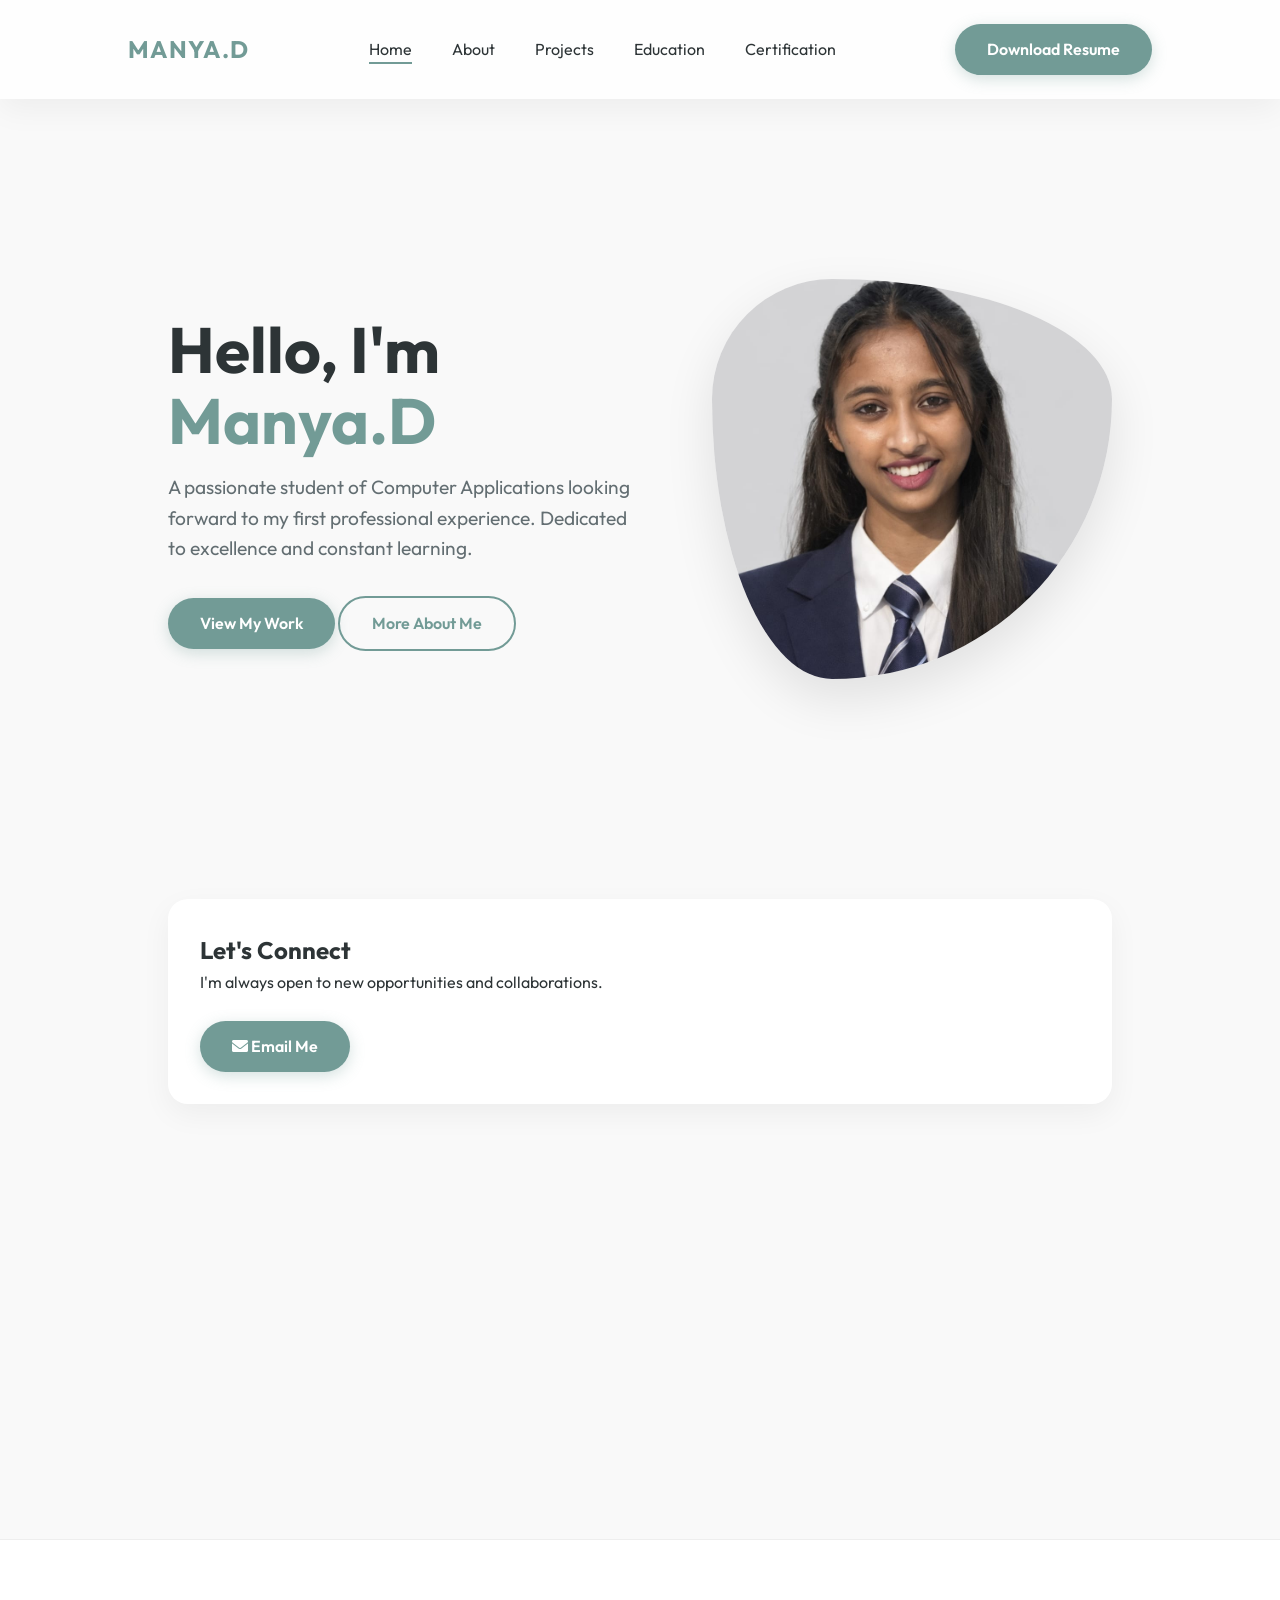
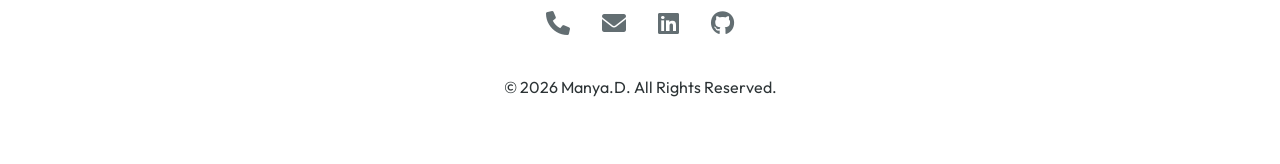
<file: index.html>
<!DOCTYPE html>
<html lang="en">
<head>
    <meta charset="UTF-8">
    <meta name="viewport" content="width=device-width, initial-scale=1.0">
    <title>Manya.D | Professional Portfolio</title>
    <link rel="stylesheet" href="style.css">
    <link rel="stylesheet" href="https://cdnjs.cloudflare.com/ajax/libs/font-awesome/6.0.0/css/all.min.css">
</head>
<body>
    <nav>
        <div class="logo">MANYA.D</div>
        <ul class="nav-links">
            <li><a href="index.html" class="active">Home</a></li>
            <li><a href="about.html">About</a></li>
            <li><a href="projects.html">Projects</a></li>
            <li><a href="education.html">Education</a></li>
            <li><a href="certification.html">Certification</a></li>
        </ul>
        <a href="resume.jpg" download class="btn btn-primary">Download Resume</a>
    </nav>

    <main>
        <section class="hero container">
            <div class="hero-content fade-in stagger-1">
                <h1>Hello, I'm <span>Manya.D</span></h1>
                <p>A passionate student of Computer Applications looking forward to my first professional experience. Dedicated to excellence and constant learning.</p>
                <div class="hero-btns">
                    <a href="projects.html" class="btn btn-primary">View My Work</a>
                    <a href="about.html" class="btn btn-outline">More About Me</a>
                </div>
            </div>
            <div class="hero-image fade-in stagger-2">
                <img src="photo.jpg" alt="Manya.D">
            </div>
        </section>

        <section class="contact-preview container fade-in stagger-3">
            <div class="card">
                <h2>Let's Connect</h2>
                <p>I'm always open to new opportunities and collaborations.</p>
                <br>
                <a href="mailto:sanjumanya21@gmail.com" class="btn btn-primary"><i class="fas fa-envelope"></i> Email Me</a>
            </div>
        </section>
    </main>

    <footer>
        <div class="social-links">
            <a href="tel:8431529282"><i class="fas fa-phone"></i></a>
            <a href="mailto:sanjumanya21@gmail.com"><i class="fas fa-envelope"></i></a>
            <a href="#"><i class="fab fa-linkedin"></i></a>
            <a href="#"><i class="fab fa-github"></i></a>
        </div>
        <p>&copy; 2026 Manya.D. All Rights Reserved.</p>
    </footer>

    <script src="script.js"></script>
</body>
</html>
</file>
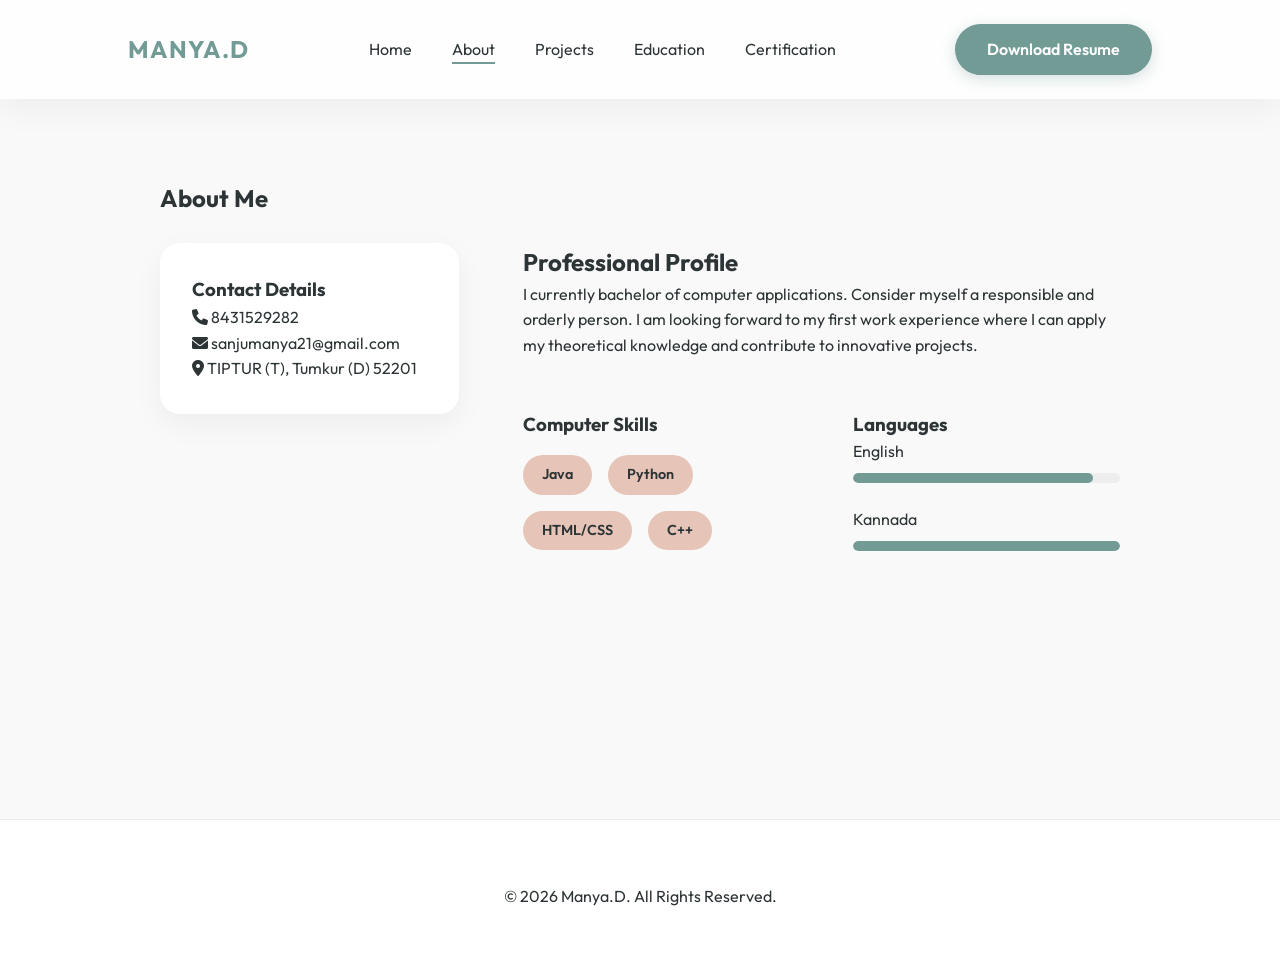
<file: about.html>
<!DOCTYPE html>
<html lang="en">
<head>
    <meta charset="UTF-8">
    <meta name="viewport" content="width=device-width, initial-scale=1.0">
    <title>About Me | Manya.D</title>
    <link rel="stylesheet" href="style.css">
    <link rel="stylesheet" href="https://cdnjs.cloudflare.com/ajax/libs/font-awesome/6.0.0/css/all.min.css">
    <style>
        .about-grid {
            display: grid;
            grid-template-columns: 1fr 2fr;
            gap: 4rem;
            align-items: start;
        }
        .info-card h3 {
            color: var(--secondary-color);
            margin-bottom: 1rem;
        }
        .skills-list {
            display: flex;
            flex-wrap: wrap;
            gap: 1rem;
            margin-top: 1rem;
        }
        .skill-tag {
            background: var(--primary-color);
            color: var(--text-dark);
            padding: 0.5rem 1.2rem;
            border-radius: 50px;
            font-weight: 600;
            font-size: 0.9rem;
        }
        .language-item {
            margin-bottom: 1.5rem;
        }
        .progress-bar {
            background: #eee;
            height: 10px;
            border-radius: 5px;
            margin-top: 0.5rem;
            overflow: hidden;
        }
        .progress-fill {
            background: var(--secondary-color);
            height: 100%;
            border-radius: 5px;
            width: 0;
            transition: width 1.5s ease;
        }
    </style>
</head>
<body>
    <nav>
        <div class="logo">MANYA.D</div>
        <ul class="nav-links">
            <li><a href="index.html">Home</a></li>
            <li><a href="about.html" class="active">About</a></li>
            <li><a href="projects.html">Projects</a></li>
            <li><a href="education.html">Education</a></li>
            <li><a href="certification.html">Certification</a></li>
        </ul>
        <a href="resume.jpg" download class="btn btn-primary">Download Resume</a>
    </nav>

    <main class="container">
        <section>
            <h1 class="fade-in">About Me</h1>
            <br>
            <div class="about-grid">
                <div class="fade-in stagger-1">
                    <div class="card">
                        <h3>Contact Details</h3>
                        <p><i class="fas fa-phone"></i> 8431529282</p>
                        <p><i class="fas fa-envelope"></i> sanjumanya21@gmail.com</p>
                        <p><i class="fas fa-map-marker-alt"></i> TIPTUR (T), Tumkur (D) 52201</p>
                    </div>
                </div>
                <div class="fade-in stagger-2">
                    <h2>Professional Profile</h2>
                    <p>I currently bachelor of computer applications. Consider myself a responsible and orderly person. I am looking forward to my first work experience where I can apply my theoretical knowledge and contribute to innovative projects.</p>
                    
                    <br><br>
                    
                    <div class="about-grid" style="grid-template-columns: 1fr 1fr;">
                        <div>
                            <h3>Computer Skills</h3>
                            <div class="skills-list">
                                <span class="skill-tag">Java</span>
                                <span class="skill-tag">Python</span>
                                <span class="skill-tag">HTML/CSS</span>
                                <span class="skill-tag">C++</span>
                            </div>
                        </div>
                        <div>
                            <h3>Languages</h3>
                            <div class="language-item">
                                <span>English</span>
                                <div class="progress-bar"><div class="progress-fill" style="width: 90%;"></div></div>
                            </div>
                            <div class="language-item">
                                <span>Kannada</span>
                                <div class="progress-bar"><div class="progress-fill" style="width: 100%;"></div></div>
                            </div>
                        </div>
                    </div>
                </div>
            </div>
        </section>
    </main>

    <footer>
        <p>&copy; 2026 Manya.D. All Rights Reserved.</p>
    </footer>

    <script src="script.js"></script>
</body>
</html>
</file>
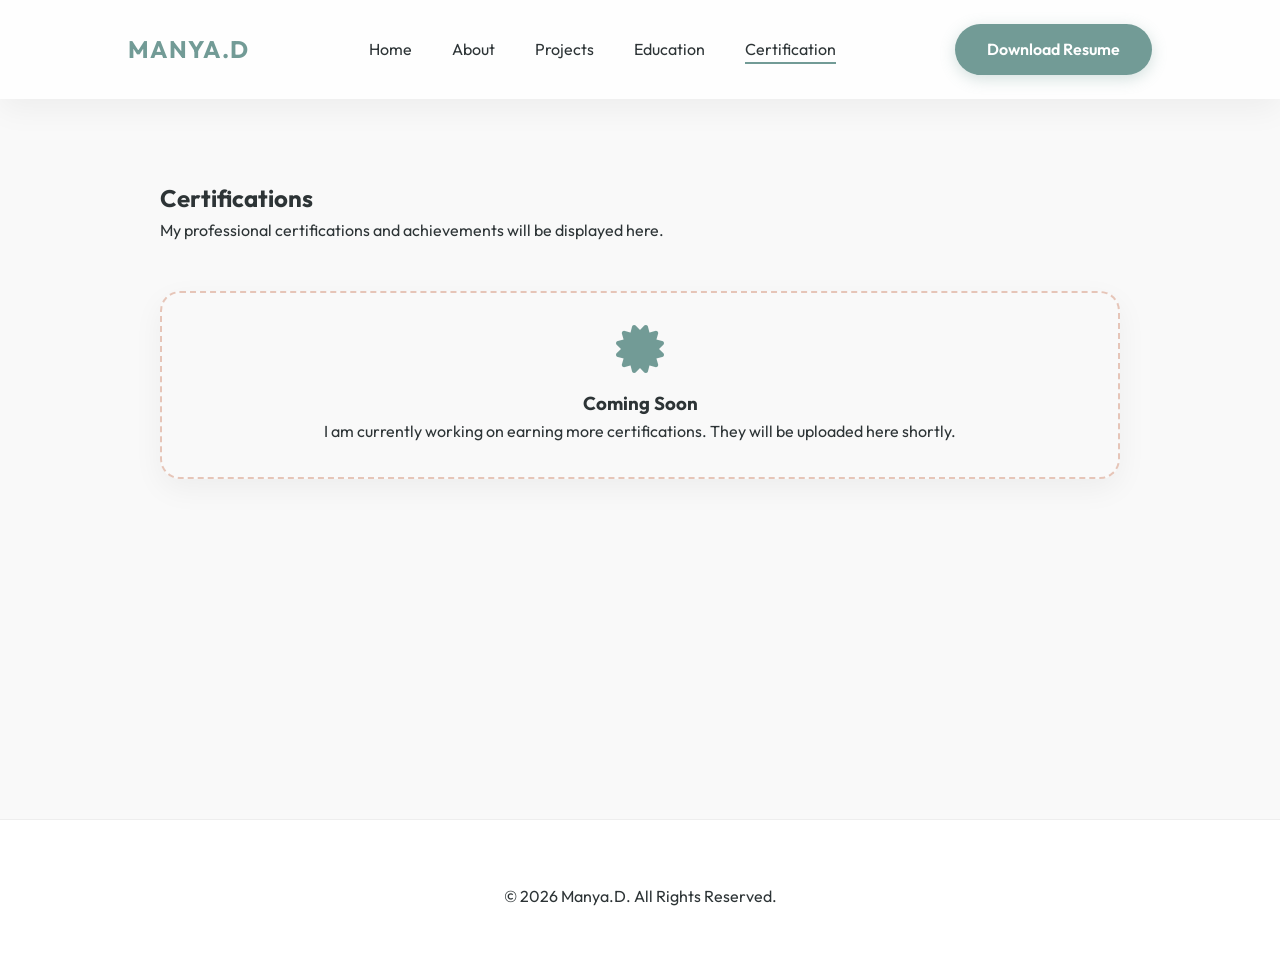
<file: certification.html>
<!DOCTYPE html>
<html lang="en">
<head>
    <meta charset="UTF-8">
    <meta name="viewport" content="width=device-width, initial-scale=1.0">
    <title>Certifications | Manya.D</title>
    <link rel="stylesheet" href="style.css">
    <link rel="stylesheet" href="https://cdnjs.cloudflare.com/ajax/libs/font-awesome/6.0.0/css/all.min.css">
    <style>
        .cert-grid {
            display: grid;
            grid-template-columns: repeat(auto-fit, minmax(300px, 1fr));
            gap: 2rem;
            margin-top: 3rem;
        }
        .cert-card {
            text-align: center;
            border: 2px dashed var(--primary-color);
            background: transparent;
        }
        .cert-card i {
            font-size: 3rem;
            color: var(--secondary-color);
            margin-bottom: 1rem;
        }
    </style>
</head>
<body>
    <nav>
        <div class="logo">MANYA.D</div>
        <ul class="nav-links">
            <li><a href="index.html">Home</a></li>
            <li><a href="about.html">About</a></li>
            <li><a href="projects.html">Projects</a></li>
            <li><a href="education.html">Education</a></li>
            <li><a href="certification.html" class="active">Certification</a></li>
        </ul>
        <a href="resume.jpg" download class="btn btn-primary">Download Resume</a>
    </nav>

    <main class="container">
        <section>
            <h1 class="fade-in">Certifications</h1>
            <p class="fade-in stagger-1">My professional certifications and achievements will be displayed here.</p>

            <div class="cert-grid">
                <div class="card cert-card fade-in stagger-2">
                    <i class="fas fa-certificate"></i>
                    <h3>Coming Soon</h3>
                    <p>I am currently working on earning more certifications. They will be uploaded here shortly.</p>
                </div>
            </div>
        </section>
    </main>

    <footer>
        <p>&copy; 2026 Manya.D. All Rights Reserved.</p>
    </footer>

    <script src="script.js"></script>
</body>
</html>
</file>
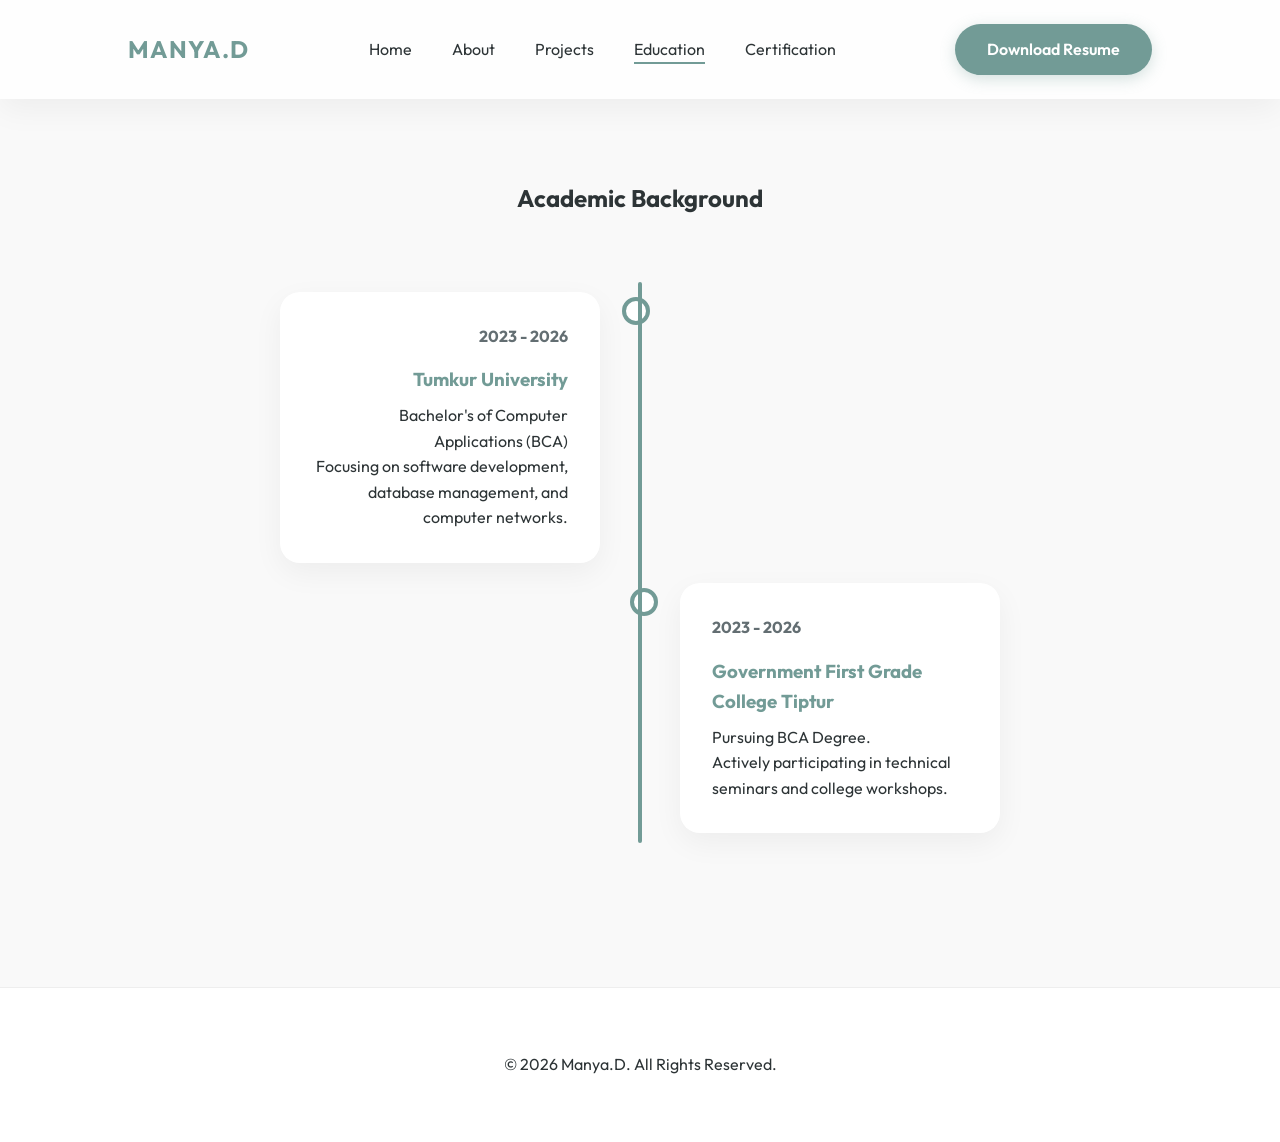
<file: education.html>
<!DOCTYPE html>
<html lang="en">
<head>
    <meta charset="UTF-8">
    <meta name="viewport" content="width=device-width, initial-scale=1.0">
    <title>Education | Manya.D</title>
    <link rel="stylesheet" href="style.css">
    <link rel="stylesheet" href="https://cdnjs.cloudflare.com/ajax/libs/font-awesome/6.0.0/css/all.min.css">
    <style>
        .timeline {
            position: relative;
            max-width: 800px;
            margin: 4rem auto;
        }
        .timeline::after {
            content: '';
            position: absolute;
            width: 4px;
            background-color: var(--secondary-color);
            top: 0;
            bottom: 0;
            left: 50%;
            margin-left: -2px;
            border-radius: 2px;
        }
        .timeline-item {
            padding: 10px 40px;
            position: relative;
            background-color: inherit;
            width: 50%;
        }
        .timeline-item::after {
            content: '';
            position: absolute;
            width: 20px;
            height: 20px;
            right: -10px;
            background-color: var(--white);
            border: 4px solid var(--secondary-color);
            top: 15px;
            border-radius: 50%;
            z-index: 1;
        }
        .left { left: 0; text-align: right; }
        .right { left: 50%; }
        .right::after { left: -10px; }
        
        .timeline-content {
            padding: 2rem;
            background-color: var(--white);
            position: relative;
            border-radius: 20px;
            box-shadow: var(--shadow);
        }
        .timeline-content h3 {
            color: var(--secondary-color);
            margin-bottom: 0.5rem;
        }
        .date {
            font-weight: 700;
            color: var(--text-light);
            margin-bottom: 1rem;
            display: block;
        }

        @media (max-width: 768px) {
            .timeline::after { left: 31px; }
            .timeline-item { width: 100%; padding-left: 70px; padding-right: 25px; text-align: left; }
            .timeline-item::after { left: 21px; }
            .right { left: 0; }
        }
    </style>
</head>
<body>
    <nav>
        <div class="logo">MANYA.D</div>
        <ul class="nav-links">
            <li><a href="index.html">Home</a></li>
            <li><a href="about.html">About</a></li>
            <li><a href="projects.html">Projects</a></li>
            <li><a href="education.html" class="active">Education</a></li>
            <li><a href="certification.html">Certification</a></li>
        </ul>
        <a href="resume.jpg" download class="btn btn-primary">Download Resume</a>
    </nav>

    <main class="container">
        <section>
            <h1 class="fade-in" style="text-align: center;">Academic Background</h1>
            
            <div class="timeline">
                <div class="timeline-item left fade-in stagger-1">
                    <div class="timeline-content">
                        <span class="date">2023 - 2026</span>
                        <h3>Tumkur University</h3>
                        <p>Bachelor's of Computer Applications (BCA)</p>
                        <p>Focusing on software development, database management, and computer networks.</p>
                    </div>
                </div>
                <div class="timeline-item right fade-in stagger-2">
                    <div class="timeline-content">
                        <span class="date">2023 - 2026</span>
                        <h3>Government First Grade College Tiptur</h3>
                        <p>Pursuing BCA Degree.</p>
                        <p>Actively participating in technical seminars and college workshops.</p>
                    </div>
                </div>
            </div>
        </section>
    </main>

    <footer>
        <p>&copy; 2026 Manya.D. All Rights Reserved.</p>
    </footer>

    <script src="script.js"></script>
</body>
</html>
</file>
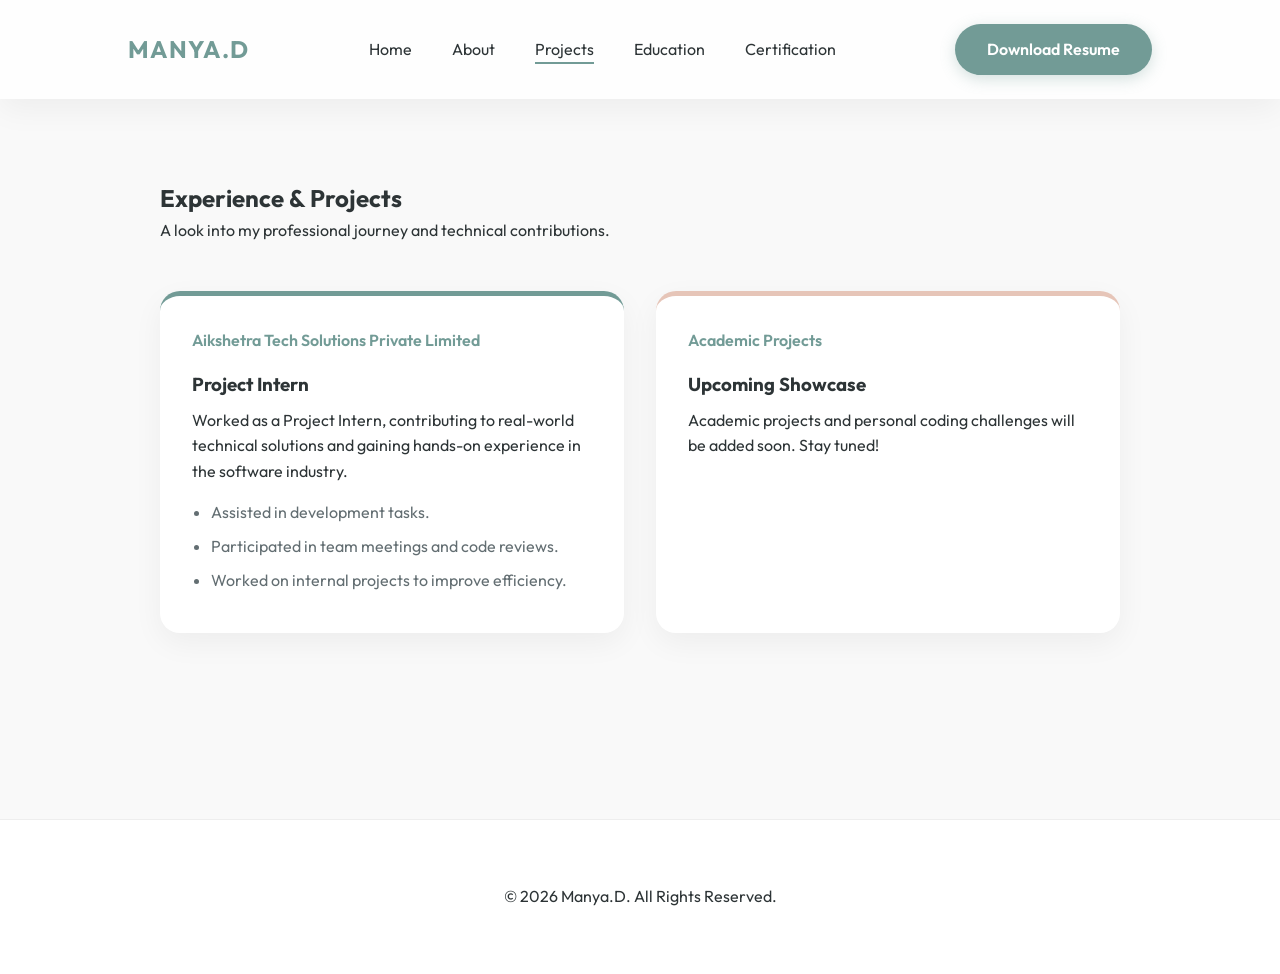
<file: projects.html>
<!DOCTYPE html>
<html lang="en">
<head>
    <meta charset="UTF-8">
    <meta name="viewport" content="width=device-width, initial-scale=1.0">
    <title>Projects | Manya.D</title>
    <link rel="stylesheet" href="style.css">
    <link rel="stylesheet" href="https://cdnjs.cloudflare.com/ajax/libs/font-awesome/6.0.0/css/all.min.css">
    <style>
        .projects-grid {
            display: grid;
            grid-template-columns: repeat(auto-fit, minmax(300px, 1fr));
            gap: 2rem;
            margin-top: 3rem;
        }
        .project-card {
            border-top: 5px solid var(--secondary-color);
        }
        .project-card h3 {
            margin-bottom: 0.5rem;
        }
        .project-card .company {
            color: var(--secondary-color);
            font-weight: 600;
            margin-bottom: 1rem;
        }
        .project-card ul {
            margin-top: 1rem;
            padding-left: 1.2rem;
            list-style: disc;
        }
        .project-card ul li {
            margin-bottom: 0.5rem;
            color: var(--text-light);
        }
    </style>
</head>
<body>
    <nav>
        <div class="logo">MANYA.D</div>
        <ul class="nav-links">
            <li><a href="index.html">Home</a></li>
            <li><a href="about.html">About</a></li>
            <li><a href="projects.html" class="active">Projects</a></li>
            <li><a href="education.html">Education</a></li>
            <li><a href="certification.html">Certification</a></li>
        </ul>
        <a href="resume.jpg" download class="btn btn-primary">Download Resume</a>
    </nav>

    <main class="container">
        <section>
            <h1 class="fade-in">Experience & Projects</h1>
            <p class="fade-in stagger-1">A look into my professional journey and technical contributions.</p>

            <div class="projects-grid">
                <!-- Internship -->
                <div class="card project-card fade-in stagger-2">
                    <div class="company">Aikshetra Tech Solutions Private Limited</div>
                    <h3>Project Intern</h3>
                    <p>Worked as a Project Intern, contributing to real-world technical solutions and gaining hands-on experience in the software industry.</p>
                    <ul>
                        <li>Assisted in development tasks.</li>
                        <li>Participated in team meetings and code reviews.</li>
                        <li>Worked on internal projects to improve efficiency.</li>
                    </ul>
                </div>

                <!-- Placeholder for future projects -->
                <div class="card project-card fade-in stagger-3" style="opacity: 0.7; border-top-color: var(--primary-color);">
                    <div class="company">Academic Projects</div>
                    <h3>Upcoming Showcase</h3>
                    <p>Academic projects and personal coding challenges will be added soon. Stay tuned!</p>
                </div>
            </div>
        </section>
    </main>

    <footer>
        <p>&copy; 2026 Manya.D. All Rights Reserved.</p>
    </footer>

    <script src="script.js"></script>
</body>
</html>
</file>
<file: style.css>
@import url('https://fonts.googleapis.com/css2?family=Outfit:wght@300;400;600;700&display=swap');

:root {
    --primary-color: #E6C5B8; /* Dusty Pink */
    --secondary-color: #729B96; /* Sage Green */
    --accent-color: #A3B18A;
    --text-dark: #2D3436;
    --text-light: #636E72;
    --bg-light: #F9F9F9;
    --white: #FFFFFF;
    --shadow: 0 10px 30px rgba(0, 0, 0, 0.05);
    --transition: all 0.3s cubic-bezier(0.4, 0, 0.2, 1);
}

* {
    margin: 0;
    padding: 0;
    box-sizing: border-box;
}

body {
    font-family: 'Outfit', sans-serif;
    background-color: var(--bg-light);
    color: var(--text-dark);
    line-height: 1.6;
    overflow-x: hidden;
}

a {
    text-decoration: none;
    color: inherit;
    transition: var(--transition);
}

ul {
    list-style: none;
}

/* Navigation */
nav {
    display: flex;
    justify-content: space-between;
    align-items: center;
    padding: 1.5rem 10%;
    background: rgba(255, 255, 255, 0.8);
    backdrop-filter: blur(10px);
    position: sticky;
    top: 0;
    z-index: 1000;
    box-shadow: var(--shadow);
}

.logo {
    font-size: 1.5rem;
    font-weight: 700;
    letter-spacing: 1px;
    color: var(--secondary-color);
}

.nav-links {
    display: flex;
    gap: 2.5rem;
}

.nav-links a {
    font-weight: 400;
    position: relative;
}

.nav-links a::after {
    content: '';
    position: absolute;
    bottom: -5px;
    left: 0;
    width: 0;
    height: 2px;
    background: var(--secondary-color);
    transition: var(--transition);
}

.nav-links a:hover::after,
.nav-links a.active::after {
    width: 100%;
}

.nav-links a:hover {
    color: var(--secondary-color);
}

/* Sections */
section {
    padding: 5rem 10%;
    min-height: 80vh;
}

.container {
    max-width: 1200px;
    margin: 0 auto;
}

/* Buttons */
.btn {
    display: inline-block;
    padding: 0.8rem 2rem;
    border-radius: 50px;
    font-weight: 600;
    cursor: pointer;
    transition: var(--transition);
    border: none;
    text-align: center;
}

.btn-primary {
    background: var(--secondary-color);
    color: var(--white);
    box-shadow: 0 4px 15px rgba(114, 155, 150, 0.3);
}

.btn-primary:hover {
    transform: translateY(-3px);
    box-shadow: 0 8px 25px rgba(114, 155, 150, 0.5);
}

.btn-outline {
    border: 2px solid var(--secondary-color);
    color: var(--secondary-color);
}

.btn-outline:hover {
    background: var(--secondary-color);
    color: var(--white);
}

/* Animations */
.fade-in {
    animation: fadeIn 1s ease forwards;
    opacity: 0;
}

@keyframes fadeIn {
    from { opacity: 0; transform: translateY(20px); }
    to { opacity: 1; transform: translateY(0); }
}

.stagger-1 { animation-delay: 0.2s; }
.stagger-2 { animation-delay: 0.4s; }
.stagger-3 { animation-delay: 0.6s; }

/* Home Section */
.hero {
    display: flex;
    align-items: center;
    justify-content: space-between;
    gap: 4rem;
    padding-top: 8rem;
}

.hero-content h1 {
    font-size: 4rem;
    margin-bottom: 1rem;
    line-height: 1.1;
}

.hero-content h1 span {
    color: var(--secondary-color);
}

.hero-content p {
    font-size: 1.2rem;
    color: var(--text-light);
    margin-bottom: 2rem;
    max-width: 500px;
}

.hero-image {
    flex-shrink: 0;
    position: relative;
}

.hero-image img {
    width: 400px;
    height: 400px;
    object-fit: cover;
    border-radius: 30% 70% 70% 30% / 30% 30% 70% 70%;
    animation: blob 8s linear infinite;
    box-shadow: 0 20px 50px rgba(0,0,0,0.1);
}

@keyframes blob {
    0%, 100% { border-radius: 30% 70% 70% 30% / 30% 30% 70% 70%; }
    25% { border-radius: 58% 42% 75% 25% / 76% 46% 54% 24%; }
    50% { border-radius: 50% 50% 33% 67% / 55% 27% 73% 45%; }
    75% { border-radius: 33% 67% 58% 42% / 63% 68% 32% 37%; }
}

/* Card Styles */
.card {
    background: var(--white);
    padding: 2rem;
    border-radius: 20px;
    box-shadow: var(--shadow);
    transition: var(--transition);
}

.card:hover {
    transform: translateY(-10px);
}

/* Footer */
footer {
    padding: 4rem 10%;
    background: var(--white);
    text-align: center;
    border-top: 1px solid #eee;
}

.social-links {
    display: flex;
    justify-content: center;
    gap: 2rem;
    margin-bottom: 2rem;
}

.social-links a {
    font-size: 1.5rem;
    color: var(--text-light);
}

.social-links a:hover {
    color: var(--secondary-color);
}

/* Responsive */
@media (max-width: 968px) {
    .hero {
        flex-direction: column-reverse;
        text-align: center;
        padding-top: 4rem;
    }
    
    .hero-content h1 {
        font-size: 3rem;
    }
    
    .nav-links {
        display: none;
    }
}
</file>
